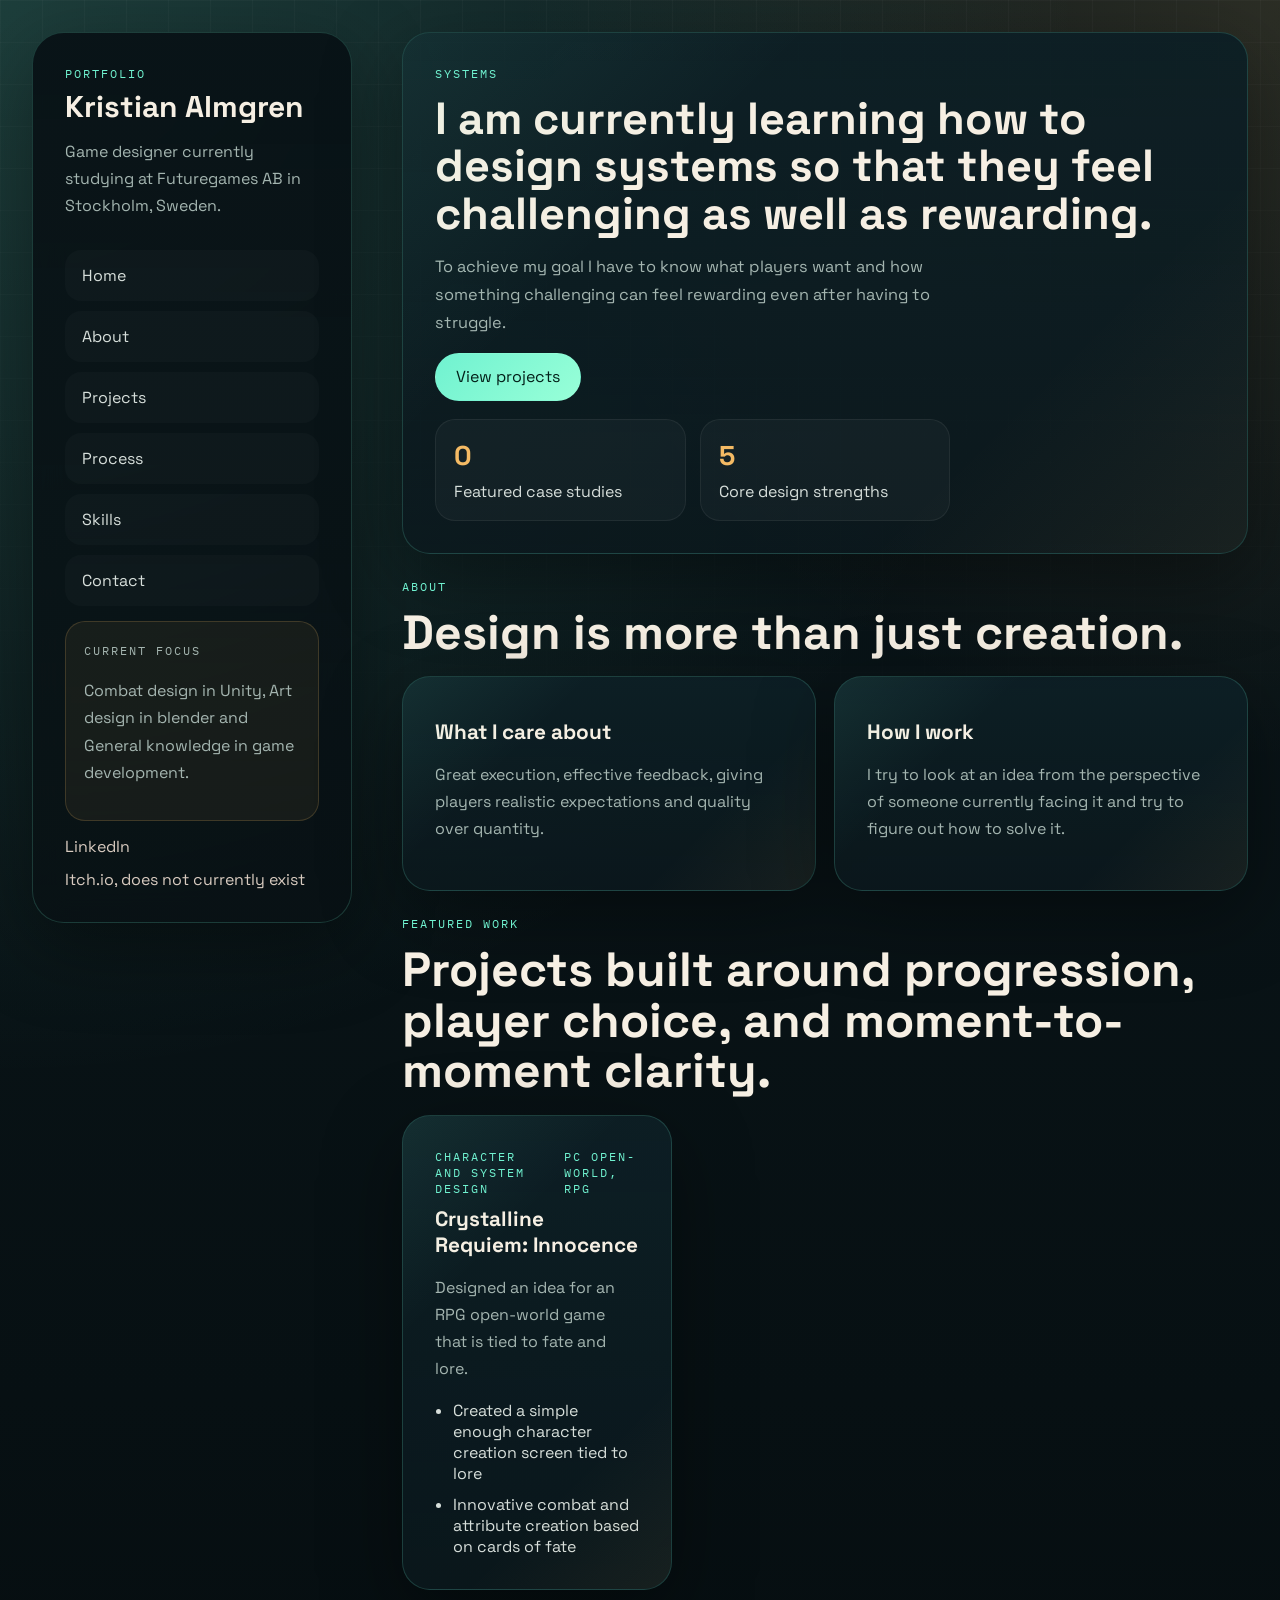
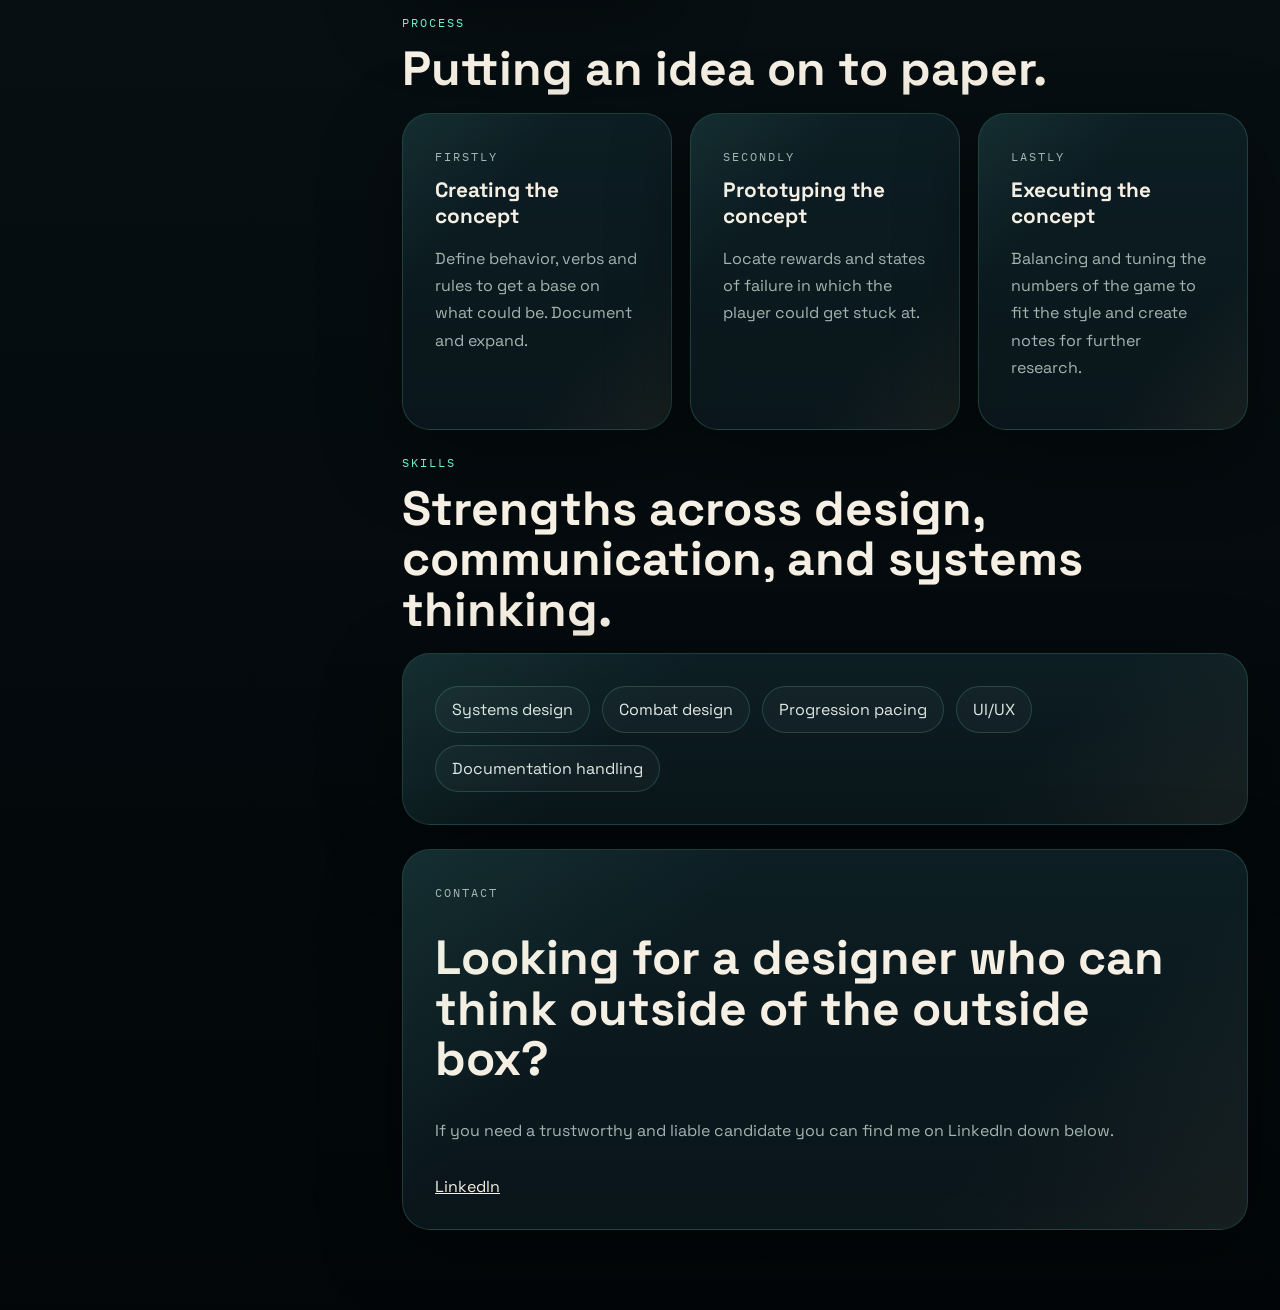
<file: website.html>
<!DOCTYPE html>
<html lang="en">
<head>
    <meta charset="UTF-8">
    <meta name="viewport" content="width=device-width, initial-scale=1.0">
    <title>Kristian | Game Design Portfolio</title>
    <meta name="description" content="Game design portfolio">
    <link rel="preconnect" href="https://fonts.googleapis.com">
    <link rel="preconnect" href="https://fonts.gstatic.com" crossorigin>
    <link href="https://fonts.googleapis.com/css2?family=IBM+Plex+Mono:wght@400;500;600&family=Space+Grotesk:wght@400;500;700&display=swap" rel="stylesheet">
    <link rel="stylesheet" href="mechanics.css">
</head>
<body>
    <div class="page-shell">
        <aside class="sidebar">
            <div class="sidebar-header">
                <p class="eyebrow">Portfolio</p>
                <h1 style="font-size: 30px">Kristian Almgren</h1>
                <p class="sidebar-role">Game designer currently studying at Futuregames AB in Stockholm, Sweden.</p>
            </div>

            <nav class="sidebar-nav">
                <a href="#home">Home</a>
                <a href="#about">About</a>
                <a href="#projects">Projects</a>
                <a href="#process">Process</a>
                <a href="#skills">Skills</a>
                <a href="#contact">Contact</a>
            </nav>

            <div class="sidebar-panel">
                <p class="panel-label">Current focus</p>
                <p>Combat design in Unity, Art design in blender and General knowledge in game development.</p>
            </div>

            <div class="sidebar-bottom">
                <a href="https://www.linkedin.com/in/kristian-almgren" target="_blank" rel="noreferrer">LinkedIn</a>
                <a href="https://itch.io" target="_blank" rel="noreferrer">Itch.io, does not currently exist</a>
            </div>
        </aside>

        <main class="content">
            <section class="hero card" id="home">
                <p class="eyebrow">Systems</p>
                <h2 style="font-size: 45px">I am currently learning how to design systems so that they feel challenging as well as rewarding.</h2>
                <p class="hero-copy">To achieve my goal I have to know what players want and how something challenging can feel rewarding even after having to struggle.</p>
                <div class="hero-actions">
                    <a class="button button-primary" href="#projects">View projects</a>
                </div>
                <ul class="hero-metrics">
                    <li><span>0</span>Featured case studies</li>
                    <li><span>5</span>Core design strengths</li>
                </ul>
            </section>

            <section class="section" id="about">
                <div class="section-heading">
                    <p class="eyebrow">About</p>
                    <h2>Design is more than just creation.</h2>
                </div>

                <div class="about-grid">
                    <article class="card info-card">
                        <h3>What I care about</h3>
                        <p>Great execution, effective feedback, giving players realistic expectations and quality over quantity.</p>
                    </article>
                    <article class="card info-card">
                        <h3>How I work</h3>
                        <p>I try to look at an idea from the perspective of someone currently facing it and try to figure out how to solve it.</p>
                    </article>
                </div>
            </section>

            <section class="section" id="projects">
                <div class="section-heading">
                    <p class="eyebrow">Featured work</p>
                    <h2>Projects built around progression, player choice, and moment-to-moment clarity.</h2>
                </div>

                <div class="projects-grid">
                    <article class="project-card card">
                        <div class="project-meta">
                            <span>Character and system design</span>
                            <span>PC OPEN-WORLD, RPG</span>
                        </div>
                        <h3>Crystalline Requiem: Innocence</h3>
                        <p>Designed an idea for an RPG open-world game that is tied to fate and lore.</p>
                        <ul class="project-list">
                            <li>Created a simple enough character creation screen tied to lore</li>
                            <li>Innovative combat and attribute creation based on cards of fate</li>
                        </ul>
                    </article>
                    </article>
                </div>
            </section>

            <section class="section" id="process">
                <div class="section-heading">
                    <p class="eyebrow">Process</p>
                    <h2>Putting an idea on to paper.</h2>
                </div>

                <div class="process-grid">
                    <article class="card process-card">
                        <p class="step-index">Firstly</p>
                        <h3>Creating the concept</h3>
                        <p>Define behavior, verbs and rules to get a base on what could be. Document and expand.</p>
                    </article>
                    <article class="card process-card">
                        <p class="step-index">Secondly</p>
                        <h3>Prototyping the concept</h3>
                        <p>Locate rewards and states of failure in which the player could get stuck at.</p>
                    </article>
                    <article class="card process-card">
                        <p class="step-index">Lastly</p>
                        <h3>Executing the concept</h3>
                        <p>Balancing and tuning the numbers of the game to fit the style and create notes for further research.</p>
                    </article>
                </div>
            </section>

            <section class="section" id="skills">
                <div class="section-heading">
                    <p class="eyebrow">Skills</p>
                    <h2>Strengths across design, communication, and systems thinking.</h2>
                </div>

                <div class="skills-wrap card">
                    <span class="skill-pill">Systems design</span>
                    <span class="skill-pill">Combat design</span>
                    <span class="skill-pill">Progression pacing</span>
                    <span class="skill-pill">UI/UX</span>
                    <span class="skill-pill">Documentation handling</span>
                </div>
            </section>

            <section class="contact card" id="contact">
                <p class="eyebrow">Contact</p>
                <h2>Looking for a designer who can think outside of the outside box?</h2>
                <p>If you need a trustworthy and liable candidate you can find me on LinkedIn down below.</p>
                <a href="https://www.linkedin.com/in/kristian-almgren" target="_blank" rel="noreferrer">LinkedIn</a>
            </section>
        </main>
    </div>
</body>
</html>
</file>
<file: mechanics.css>
:root {
    --bg: #071013;
    --bg-deep: #020608;
    --panel: rgba(11, 24, 29, 0.85);
    --panel-strong: rgba(13, 31, 37, 0.96);
    --border: rgba(112, 242, 208, 0.18);
    --border-strong: rgba(112, 242, 208, 0.35);
    --text: #f6efe3;
    --muted: #a4b5b0;
    --accent: #70f2d0;
    --accent-warm: #f4ba64;
    --shadow: 0 24px 80px rgba(0, 0, 0, 0.38);
    --radius: 28px;
}

* {
    box-sizing: border-box;
}

html {
    scroll-behavior: smooth;
}

body {
    margin: 0;
    min-height: 100vh;
    font-family: "Space Grotesk", sans-serif;
    color: var(--text);
    background:
        radial-gradient(circle at top left, rgba(112, 242, 208, 0.18), transparent 34%),
        radial-gradient(circle at top right, rgba(244, 186, 100, 0.14), transparent 24%),
        linear-gradient(180deg, #0b171b 0%, var(--bg) 48%, var(--bg-deep) 100%);
}

body::before {
    content: "";
    position: fixed;
    inset: 0;
    background-image:
        linear-gradient(rgba(255, 255, 255, 0.03) 1px, transparent 1px),
        linear-gradient(90deg, rgba(255, 255, 255, 0.03) 1px, transparent 1px);
    background-size: 42px 42px;
    mask-image: linear-gradient(180deg, rgba(0, 0, 0, 0.85), transparent 100%);
    pointer-events: none;
}

a {
    color: inherit;
}

.page-shell {
    position: relative;
    display: grid;
    grid-template-columns: minmax(260px, 320px) minmax(0, 1fr);
    gap: 50px;
    max-width: 1650px;
    margin: 0 auto;
    padding: 32px;
}

.sidebar,
.content > *,
.skills-wrap {
    animation: rise 0.7s ease both;
}

.content > :nth-child(2) {
    animation-delay: 0.08s;
}

.content > :nth-child(3) {
    animation-delay: 0.16s;
}

.content > :nth-child(4) {
    animation-delay: 0.24s;
}

.content > :nth-child(5) {
    animation-delay: 0.32s;
}

.sidebar {
    position: sticky;
    top: 0px;
    align-self: start;
    display: flex;
    flex-direction: column;
    gap: 15px;
    min-height: calc(100vh - 64px);
    padding: 32px;
    border: 1px solid var(--border);
    border-radius: 32px;
    background: linear-gradient(180deg, rgba(9, 19, 23, 0.98), rgba(9, 17, 20, 0.84));
    box-shadow: var(--shadow);
    backdrop-filter: blur(16px);
}

.sidebar-header h1 {
    margin: 12px 0 10px;
    font-size: clamp(2.3rem, 4vw, 3.7rem);
    line-height: 0.95;
}

.sidebar-role,
.sidebar-panel p,
.hero-copy,
.info-card p,
.project-card p,
.process-card p,
.contact p {
    color: var(--muted);
    line-height: 1.7;
}

.eyebrow,
.project-meta,
.panel-label,
.step-index {
    margin: 0;
    font-family: "IBM Plex Mono", monospace;
    font-size: 0.78rem;
    text-transform: uppercase;
    letter-spacing: 0.16em;
}

.eyebrow,
.project-meta,
.step-index {
    color: var(--accent);
}

.panel-label {
    color: var(--accent-warm);
}

.sidebar-nav {
    display: grid;
    gap: 10px;
}

.sidebar-nav a,
.sidebar-bottom a {
    text-decoration: none;
}

.sidebar-nav a {
    padding: 14px 16px;
    border: 1px solid transparent;
    border-radius: 16px;
    color: #d7dfdb;
    background: rgba(255, 255, 255, 0.02);
    transition: transform 0.2s ease, border-color 0.2s ease, color 0.2s ease, background 0.2s ease;
}

.sidebar-nav a:hover,
.sidebar-nav a:focus-visible {
    transform: translateX(6px);
    color: var(--text);
    border-color: var(--border-strong);
    background: rgba(112, 242, 208, 0.08);
}

.sidebar-panel {
    padding: 18px;
    border: 1px solid rgba(244, 186, 100, 0.18);
    border-radius: 20px;
    background: rgba(244, 186, 100, 0.06);
}

.sidebar-bottom {
    margin-top: auto;
    display: grid;
    gap: 12px;
}

.sidebar-bottom a {
    color: #d8cbc0;
}

.sidebar-bottom a:hover,
.sidebar-bottom a:focus-visible {
    color: var(--accent);
}

.content {
    display: flex;
    flex-direction: column;
    gap: 24px;
    padding-bottom: 48px;
}

.card {
    position: relative;
    overflow: hidden;
    padding: 32px;
    border: 1px solid var(--border);
    border-radius: var(--radius);
    background: linear-gradient(180deg, var(--panel-strong), var(--panel));
    box-shadow: var(--shadow);
}

.card::after {
    content: "";
    position: absolute;
    inset: 0;
    background: linear-gradient(135deg, rgba(112, 242, 208, 0.08), transparent 30%, transparent 72%, rgba(244, 186, 100, 0.06));
    pointer-events: none;
}

.hero h2,
.section-heading h2,
.contact h2 {
    margin: 14px 0 0;
    line-height: 1.05;
}

.hero h2 {
    max-width: 40ch;
    font-size: clamp(2.8rem, 6vw, 5.2rem);
}

.hero-copy {
    max-width: 50ch;
    font-size: 1.02rem;
}

.hero-actions {
    display: flex;
    flex-wrap: wrap;
    gap: 12px;
    margin-top: 8px;
}

.button {
    display: inline-flex;
    align-items: center;
    justify-content: center;
    min-height: 48px;
    padding: 0 20px;
    border-radius: 999px;
    border: 1px solid transparent;
    text-decoration: none;
    transition: transform 0.2s ease, border-color 0.2s ease, background 0.2s ease;
}

.button:hover,
.button:focus-visible {
    transform: translateY(-2px);
}

.button-primary {
    color: #032019;
    background: linear-gradient(135deg, var(--accent), #98ffd8);
}

.button-secondary {
    color: var(--text);
    border-color: var(--border-strong);
    background: rgba(255, 255, 255, 0.02);
}

.hero-metrics {
    display: grid;
    grid-template-columns: repeat(3, minmax(0, 1fr));
    gap: 14px;
    padding: 0;
    margin: 18px 0 0;
    list-style: none;
}

.hero-metrics li {
    padding: 18px;
    border: 1px solid rgba(255, 255, 255, 0.06);
    border-radius: 20px;
    background: rgba(255, 255, 255, 0.03);
    color: #d7dfdb;
}

.hero-metrics span {
    display: block;
    margin-bottom: 8px;
    font-size: 1.7rem;
    font-weight: 700;
    color: var(--accent-warm);
}

.section {
    display: flex;
    flex-direction: column;
    gap: 18px;
}

.section-heading h2,
.contact h2 {
    max-width: 30ch;
    font-size: clamp(2rem, 4vw, 3rem);
}

.about-grid,
.projects-grid,
.process-grid {
    display: grid;
    gap: 18px;
}

.about-grid {
    grid-template-columns: repeat(2, minmax(0, 1fr));
}

.projects-grid {
    grid-template-columns: repeat(3, minmax(0, 1fr));
}

.process-grid {
    grid-template-columns: repeat(3, minmax(0, 1fr));
}

.info-card h3,
.project-card h3,
.process-card h3 {
    margin-top: 10px;
    margin-bottom: 10px;
    font-size: 1.3rem;
}

.project-meta {
    display: flex;
    justify-content: space-between;
    gap: 16px;
}

.project-list {
    margin: 18px 0 0;
    padding-left: 18px;
    color: #d7dfdb;
}

.project-list li + li {
    margin-top: 10px;
}

.step-index {
    color: var(--accent-warm);
}

.skills-wrap {
    display: flex;
    flex-wrap: wrap;
    gap: 12px;
}

.skill-pill {
    padding: 12px 16px;
    border: 1px solid var(--border);
    border-radius: 999px;
    background: rgba(255, 255, 255, 0.03);
    color: #e0e8e4;
}

.contact {
    display: flex;
    flex-direction: column;
    gap: 16px;
}

.contact .button {
    width: fit-content;
}

@keyframes rise {
    from {
        opacity: 0;
        transform: translateY(18px);
    }

    to {
        opacity: 1;
        transform: translateY(0);
    }
}

@media (max-width: 1100px) {
    .page-shell {
        grid-template-columns: 1fr;
    }

    .sidebar {
        position: relative;
        top: 0;
        min-height: auto;
    }

    .projects-grid,
    .process-grid {
        grid-template-columns: repeat(2, minmax(0, 1fr));
    }
}

@media (max-width: 720px) {
    .page-shell {
        padding: 18px;
    }

    .sidebar,
    .card {
        padding: 24px;
        border-radius: 24px;
    }

    .about-grid,
    .projects-grid,
    .process-grid,
    .hero-metrics {
        grid-template-columns: 1fr;
    }

    .project-meta {
        flex-direction: column;
    }

    .button {
        width: 100%;
    }

    .contact .button {
        width: 100%;
    }
}

body.gallery-open {
    overflow: hidden;
}

.gallery-modal {
    position: fixed;
    inset: 0;
    z-index: 1000;
    display: grid;
    place-items: center;
    padding: 32px;
    opacity: 0;
    visibility: hidden;
    pointer-events: none;
    transition: opacity 0.25s ease, visibility 0.25s ease;
}

.gallery-modal.is-open {
    opacity: 1;
    visibility: visible;
    pointer-events: auto;
}

.gallery-backdrop {
    position: absolute;
    inset: 0;
    background: rgba(2, 6, 8, 0.82);
    backdrop-filter: blur(12px);
}

.gallery-panel {
    position: relative;
    z-index: 1;
    width: min(1100px, 100%);
    max-height: 88vh;
    overflow-y: auto;
    overflow-x: hidden;
    padding: 72px 88px 32px;
    border: 1px solid var(--border-strong);
    border-radius: 32px;
    background: linear-gradient(180deg, rgba(9, 19, 23, 0.98), rgba(9, 17, 20, 0.9));
    box-shadow: var(--shadow);
    scrollbar-gutter: stable;
}

.gallery-stage {
    width: 100%;
    display: grid;
    gap: 18px;
    justify-items: center;
}

.gallery-title {
    margin: 0;
    text-align: center;
    font-size: clamp(2rem, 4vw, 3rem);
}

.gallery-figure {
    margin: 0;
    width: 100%;
    display: grid;
    gap: 16px;
    justify-items: center;
}

.gallery-image {
    display: block;
    width: 100%;
    max-height: 60vh;
    object-fit: contain;
    border-radius: 24px;
    border: 1px solid var(--border);
    background: rgba(255, 255, 255, 0.03);
}

.gallery-caption {
    margin: 0;
    max-width: 72ch;
    text-align: center;
    color: var(--muted);
    line-height: 1.7;
}

.gallery-counter {
    margin: 0;
    font-family: "IBM Plex Mono", monospace;
    font-size: 0.78rem;
    text-transform: uppercase;
    letter-spacing: 0.16em;
    color: var(--accent);
}

.gallery-close,
.gallery-arrow {
    position: absolute;
    display: grid;
    place-items: center;
    width: 52px;
    height: 52px;
    border: 1px solid var(--border-strong);
    border-radius: 999px;
    background: rgba(7, 16, 19, 0.82);
    color: var(--text);
    cursor: pointer;
    transition: transform 0.2s ease, background 0.2s ease, border-color 0.2s ease;
}

.gallery-close:hover,
.gallery-close:focus-visible,
.gallery-arrow:hover,
.gallery-arrow:focus-visible {
    background: rgba(112, 242, 208, 0.12);
    border-color: var(--accent);
}

.gallery-close {
    top: 20px;
    right: 20px;
    font-size: 1.8rem;
    line-height: 1;
}

.gallery-arrow {
    top: 50%;
    transform: translateY(-50%);
    font-size: 1.6rem;
}

.gallery-arrow-left {
    left: 20px;
}

.gallery-arrow-right {
    right: 20px;
}

.gallery-arrow:hover,
.gallery-arrow:focus-visible {
    transform: translateY(-50%) scale(1.05);
}

.info-panel {
    width: min(980px, 100%);
    max-height: 85vh;
    overflow-y: auto;
    overflow-x: hidden;
    padding: 72px 40px 40px;
    scrollbar-gutter: stable;
}

.info-content {
    width: 100%;
}

.info-content h2 {
    margin: 12px 0 0;
    font-size: clamp(2rem, 4vw, 3rem);
}

.info-intro {
    margin-top: 18px;
    color: var(--muted);
    line-height: 1.7;
    max-width: 70ch;
}

.info-grid {
    display: grid;
    grid-template-columns: repeat(2, minmax(0, 1fr));
    gap: 16px;
    margin-top: 28px;
}

.info-block {
    padding: 20px;
    border: 1px solid var(--border);
    border-radius: 20px;
    background: rgba(255, 255, 255, 0.03);
}

.info-block h3 {
    margin: 0 0 10px;
    color: var(--accent);
}

.info-block p {
    margin: 0;
    color: var(--muted);
    line-height: 1.7;
}

@media (max-width: 720px) {
    .gallery-modal {
        padding: 16px;
    }

    .gallery-panel {
        padding: 72px 20px 24px;
    }

    .gallery-image {
        max-height: 50vh;
    }

    .gallery-close {
        top: 12px;
        right: 12px;
    }

    .gallery-arrow {
        width: 44px;
        height: 44px;
    }

    .gallery-arrow-left {
        left: 12px;
    }

    .gallery-arrow-right {
        right: 12px;
    }

    .info-panel {
        max-height: 88vh;
        padding: 72px 20px 24px;
    }

    .info-grid {
        grid-template-columns: 1fr;
    }
}
</file>
